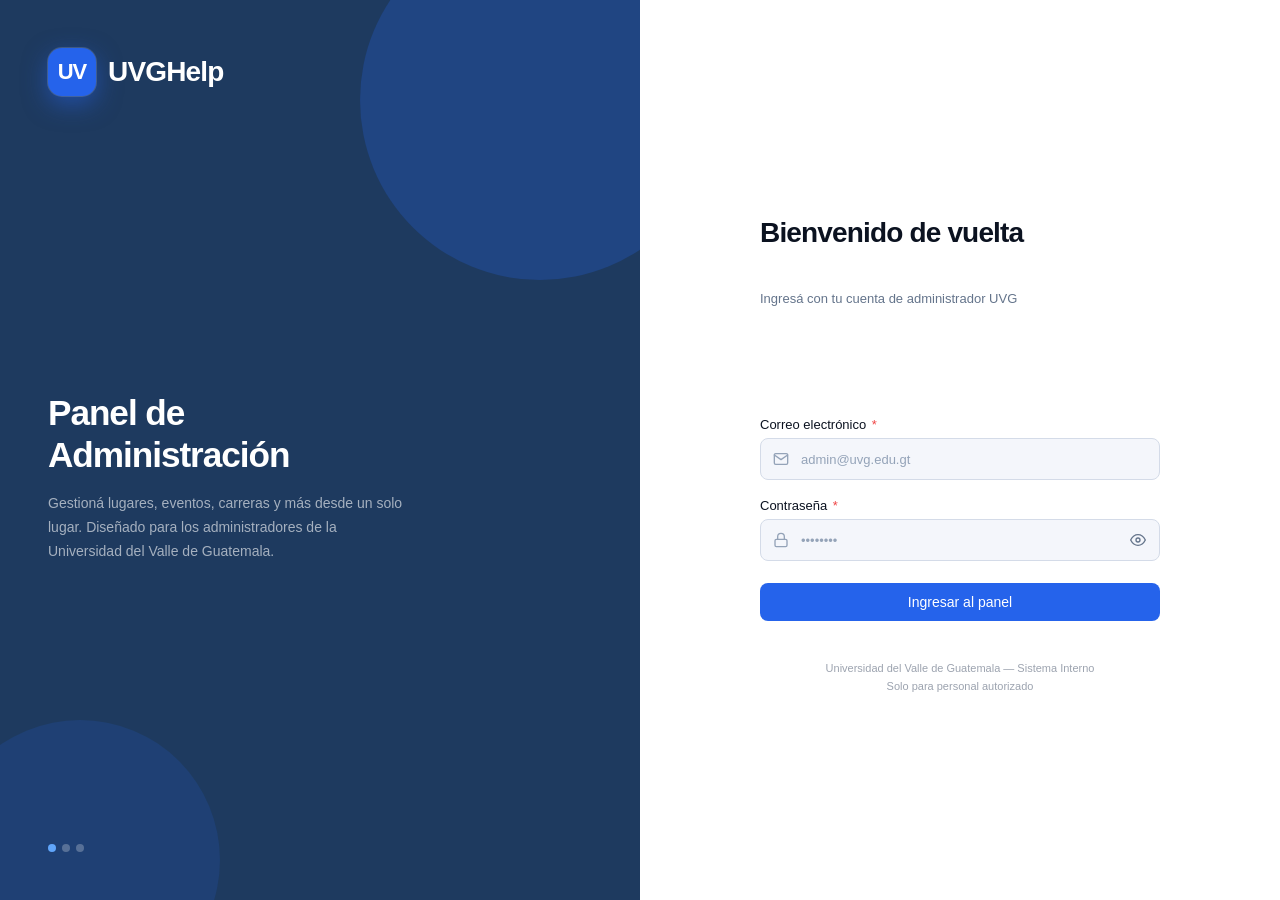
<file: index.html>
<!DOCTYPE html>
<html lang="es">
<head>
  <meta charset="UTF-8">
  <meta name="viewport" content="width=device-width, initial-scale=1.0">
  <title>UVGHelp Admin</title>
</head>
<body>
  <script type="module">
    import { isAuthenticated } from './js/auth.js';
    if (isAuthenticated()) {
      window.location.replace('./pages/dashboard.html');
    } else {
      window.location.replace('./pages/login.html');
    }
  </script>
</body>
</html>
</file>
<file: css/global.css>
@import './variables.css';

/* reset base */
*, *::before, *::after { box-sizing: border-box; }
html, body { height: 100%; margin: 0; padding: 0; }

body {
  font-family: var(--font-sans);
  font-size: var(--text-base);
  background: var(--bg-app);
  color: var(--text-primary);
  -webkit-font-smoothing: antialiased;
  transition: background var(--t-base), color var(--t-base);
}

a { color: inherit; text-decoration: none; }
button { font: inherit; cursor: pointer; border: none; background: none; color: inherit; }
input, select, textarea { font: inherit; }
ul, ol { list-style: none; padding: 0; margin: 0; }
img, svg { display: block; }

/* scrollbar sutil */
::-webkit-scrollbar { width: 10px; height: 10px; }
::-webkit-scrollbar-track { background: transparent; }
::-webkit-scrollbar-thumb {
  background: var(--border-strong);
  border-radius: 10px;
  border: 2px solid var(--bg-app);
}
::-webkit-scrollbar-thumb:hover { background: var(--text-faint); }

/* foco accesible */
:focus-visible { outline: 2px solid var(--accent); outline-offset: 2px; }

.sr-only {
  position: absolute; width: 1px; height: 1px;
  padding: 0; margin: -1px; overflow: hidden;
  clip: rect(0,0,0,0); white-space: nowrap; border: 0;
}

/* layout principal: sidebar fija + área de contenido */
.app {
  display: grid;
  grid-template-columns: 240px 1fr;
  min-height: 100vh;
}
.app-main {
  display: flex;
  flex-direction: column;
  min-width: 0;
  min-height: 100vh;
}

/* header de la app */
.app-header {
  height: 60px;
  display: flex;
  align-items: center;
  justify-content: flex-end;
  padding: 0 28px;
  border-bottom: 1px solid var(--border);
  background: var(--bg-app);
  gap: 18px;
}
.header-actions { display: flex; align-items: center; gap: 14px; }

.icon-btn {
  width: 36px; height: 36px;
  border-radius: 50%;
  display: inline-flex; align-items: center; justify-content: center;
  color: var(--text-secondary);
  transition: all var(--t-fast);
  position: relative;
}
.icon-btn:hover { background: var(--bg-surface-2); color: var(--text-primary); }

/* bloque de usuario en el header */
.user-block {
  display: flex; align-items: center; gap: 10px;
  padding-left: 14px;
  border-left: 1px solid var(--border);
}
.user-text { display: flex; flex-direction: column; align-items: flex-end; line-height: 1.2; }
.user-name { font-size: 13px; font-weight: 600; color: var(--text-primary); }
.user-link { font-size: 11px; color: var(--text-muted); cursor: pointer; }
.user-link:hover { color: var(--accent); }

.avatar {
  width: 38px; height: 38px;
  border-radius: 50%;
  background: linear-gradient(135deg, #3b82f6, #1d4ed8);
  color: white;
  display: inline-flex; align-items: center; justify-content: center;
  font-size: 12px; font-weight: 600;
  flex-shrink: 0;
}

/* área de contenido de cada página */
.page { padding: 28px 36px 36px; flex: 1; overflow-y: auto; }

/* breadcrumb */
.crumb {
  display: flex; align-items: center; gap: 8px;
  font-size: 12px; color: var(--text-muted);
  margin-bottom: 6px;
}
.crumb a:hover { color: var(--text-primary); }
.crumb .current { color: var(--accent); font-weight: 500; }

/* encabezado de página con título y acciones */
.page-head {
  display: flex; align-items: flex-start; justify-content: space-between;
  gap: 16px; margin-bottom: 24px;
}
.page-title { font-size: 26px; font-weight: 700; letter-spacing: -0.02em; margin: 0; }
.page-actions { display: flex; gap: 10px; align-items: center; }

/* botones */
.btn {
  display: inline-flex; align-items: center; gap: 7px;
  height: 38px; padding: 0 14px;
  border-radius: var(--radius-md);
  font-size: 13px; font-weight: 500;
  transition: all var(--t-fast);
  white-space: nowrap;
  border: 1px solid transparent;
}
.btn-secondary {
  background: var(--bg-surface);
  color: var(--text-primary);
  border-color: var(--border-strong);
}
.btn-secondary:hover { background: var(--bg-surface-2); border-color: var(--text-faint); }
.btn-primary { background: var(--primary-btn-bg); color: var(--primary-btn-fg); }
.btn-primary:hover { background: var(--primary-btn-hover); }
.btn-icon-only { width: 36px; padding: 0; justify-content: center; }

/* superficie / tarjeta */
.surface { background: var(--bg-surface); border: 1px solid var(--border); border-radius: var(--radius-lg); }

/* barra de filtros (búsqueda + ordenamiento) */
.filter-bar {
  padding: 14px 18px;
  display: flex; align-items: center; gap: 12px;
  border-bottom: 1px solid var(--border);
}
.search { flex: 1; max-width: 360px; position: relative; }
.search-icon {
  position: absolute; left: 12px; top: 50%;
  transform: translateY(-50%);
  color: var(--text-faint); pointer-events: none;
}
.search input {
  width: 100%; height: 40px;
  padding: 0 14px 0 38px;
  border-radius: var(--radius-md);
  border: 1px solid var(--border);
  background: var(--bg-surface-2);
  color: var(--text-primary); font-size: 13px;
  transition: all var(--t-fast);
}
.search input::placeholder { color: var(--text-faint); }
.search input:focus { outline: none; border-color: var(--accent); box-shadow: 0 0 0 3px var(--accent-soft); }
.filter-bar-right { margin-left: auto; display: flex; gap: 8px; }

/* tabla */
.table-wrap { overflow-x: auto; }
.table { width: 100%; border-collapse: collapse; font-size: 13px; }
.table thead th {
  text-align: left; font-size: 11px; font-weight: 600;
  letter-spacing: 0.06em; text-transform: uppercase;
  color: var(--text-muted); padding: 14px 18px;
  border-bottom: 1px solid var(--border); white-space: nowrap;
}
.table tbody td {
  padding: 18px; border-bottom: 1px solid var(--border);
  color: var(--text-secondary); vertical-align: middle;
}
.table tbody tr:last-child td { border-bottom: none; }
.table tbody tr { transition: background var(--t-fast); }
.table tbody tr:hover { background: var(--row-hover); }
.cell-strong { color: var(--text-primary); font-weight: 600; }
.th-sortable { cursor: pointer; user-select: none; }
.th-sortable:hover { color: var(--text-secondary); }
.th-active { color: var(--accent) !important; }
.th-sort-icon {
  display: inline-flex; align-items: center; justify-content: center;
  width: 16px; height: 16px; margin-left: 4px;
  border-radius: 3px; font-size: 10px; vertical-align: middle;
  background: var(--surface-2, rgba(128,128,128,0.15));
  color: var(--text-faint);
}
.th-active .th-sort-icon { background: var(--accent); color: #fff; }

/* acciones por fila (editar / eliminar) */
.row-actions { display: flex; gap: 4px; justify-content: flex-end; }
.row-action {
  width: 30px; height: 30px; border-radius: 6px;
  display: inline-flex; align-items: center; justify-content: center;
  color: var(--text-muted); transition: all var(--t-fast);
}
.row-action:hover { background: var(--bg-surface-2); color: var(--text-primary); }
.row-action.danger:hover { color: var(--danger); }

/* badges de estado */
.badge {
  display: inline-flex; align-items: center; gap: 5px;
  padding: 4px 9px; border-radius: 6px;
  font-size: 10.5px; font-weight: 600;
  letter-spacing: 0.04em; text-transform: uppercase; line-height: 1;
}
.badge::before { content: ''; width: 6px; height: 6px; border-radius: 50%; background: currentColor; }
.badge-success { background: var(--badge-success-bg); color: var(--badge-success-fg); }
.badge-warning { background: var(--badge-warning-bg); color: var(--badge-warning-fg); }
.badge-danger  { background: var(--badge-danger-bg);  color: var(--badge-danger-fg); }
.badge-info    { background: var(--badge-info-bg);    color: var(--badge-info-fg); }

/* paginación */
.pagination {
  display: flex; align-items: center; justify-content: space-between;
  padding: 14px 18px; font-size: 12px; color: var(--text-muted);
}
.pagination-controls { display: flex; gap: 6px; }
.pg-btn {
  width: 32px; height: 32px; border-radius: 6px;
  border: 1px solid var(--border-strong);
  background: var(--bg-surface); color: var(--text-secondary);
  display: inline-flex; align-items: center; justify-content: center;
  transition: all var(--t-fast);
}
.pg-btn:hover:not(:disabled) { background: var(--accent); border-color: var(--accent); color: white; }
.pg-btn:disabled { opacity: 0.4; cursor: not-allowed; }
.pg-btn.active { background: var(--accent); border-color: var(--accent); color: white; }

/* toast notifications */
.toast-stack {
  position: fixed; bottom: 24px; right: 24px;
  display: flex; flex-direction: column; gap: 10px;
  z-index: var(--z-toast);
}
.toast {
  min-width: 280px; max-width: 380px;
  padding: 12px 14px;
  background: var(--bg-elevated);
  border: 1px solid var(--border-strong);
  border-radius: var(--radius-md);
  display: flex; align-items: flex-start; gap: 10px;
  box-shadow: var(--shadow-lg);
  animation: slideIn 0.25s ease;
}
.toast.toast-success { border-left: 3px solid var(--success); }
.toast.toast-error   { border-left: 3px solid var(--danger); }
.toast.toast-info    { border-left: 3px solid var(--info); }
.toast-icon { flex-shrink: 0; margin-top: 2px; }
.toast-success .toast-icon { color: var(--success); }
.toast-error .toast-icon   { color: var(--danger); }
.toast-info .toast-icon    { color: var(--info); }
.toast-body { flex: 1; min-width: 0; }
.toast-title { font-weight: 600; font-size: 13px; color: var(--text-primary); margin-bottom: 2px; }
.toast-msg { font-size: 12px; color: var(--text-secondary); }
.toast-close { color: var(--text-muted); padding: 2px; }
.toast-close:hover { color: var(--text-primary); }

@keyframes slideIn {
  from { transform: translateX(100%); opacity: 0; }
  to   { transform: translateX(0); opacity: 1; }
}

/* campos de formulario */
.field { display: flex; flex-direction: column; gap: 6px; }
.field-label { font-size: var(--text-sm); font-weight: var(--weight-medium); color: var(--text-primary); }
.field-label .required { color: var(--danger); margin-left: 2px; }
.field-input-wrap { position: relative; }
.field-input {
  width: 100%; height: 42px;
  padding: 0 14px;
  border-radius: var(--radius-md);
  border: 1px solid var(--border-strong);
  background: var(--bg-surface-2);
  color: var(--text-primary); font-size: var(--text-sm);
  transition: all var(--t-fast);
}
.field-input:focus { outline: none; border-color: var(--accent); box-shadow: 0 0 0 3px var(--accent-soft); }
.field-input::placeholder { color: var(--text-faint); }
.has-icon-left .field-input  { padding-left: 40px; }
.has-icon-right .field-input { padding-right: 40px; }

.field-icon {
  position: absolute; left: 13px; top: 50%;
  transform: translateY(-50%);
  color: var(--text-faint); pointer-events: none;
  display: flex; align-items: center;
}
.field-icon-right {
  position: absolute; right: 10px; top: 50%;
  transform: translateY(-50%);
  color: var(--text-muted); padding: 4px;
  display: flex; align-items: center;
  border-radius: var(--radius-sm);
  transition: color var(--t-fast);
}
.field-icon-right:hover { color: var(--text-primary); }

.field-error {
  display: flex; align-items: center; gap: 5px;
  font-size: var(--text-xs); color: var(--danger);
}
.field.is-error .field-input { border-color: var(--danger); }

/* select con flecha personalizada */
select.field-input {
  appearance: none;
  background-image: url("data:image/svg+xml,%3Csvg xmlns='http://www.w3.org/2000/svg' width='12' height='12' viewBox='0 0 24 24' fill='none' stroke='%236b7790' stroke-width='2.5' stroke-linecap='round' stroke-linejoin='round'%3E%3Cpolyline points='6 9 12 15 18 9'/%3E%3C/svg%3E");
  background-repeat: no-repeat;
  background-position: right 12px center;
  padding-right: 36px;
  cursor: pointer;
}
select.field-input option { background: var(--bg-surface); color: var(--text-primary); }

/* estado loading en botón */
.btn.loading {
  position: relative;
  color: transparent;
  pointer-events: none;
}
.btn.loading::after {
  content: '';
  position: absolute;
  width: 16px; height: 16px;
  border: 2px solid rgba(255,255,255,0.3);
  border-top-color: white;
  border-radius: 50%;
  animation: spin 0.7s linear infinite;
}
@keyframes spin { to { transform: rotate(360deg); } }
</file>
<file: css/layout.css>
@import './variables.css';

/* grid principal: sidebar fija + contenido */
.app {
  display: grid;
  grid-template-columns: 240px 1fr;
  min-height: 100vh;
}

.app-main {
  display: flex;
  flex-direction: column;
  min-width: 0;
  overflow: hidden;
}

.page {
  padding: 28px 36px 36px;
  flex: 1;
  overflow-y: auto;
}
</file>
<file: css/components/sidebar.css>
.sidebar {
  background: var(--bg-sidebar);
  border-right: 1px solid var(--border);
  display: flex;
  flex-direction: column;
  padding: 18px 14px;
  position: sticky;
  top: 0;
  height: 100vh;
  overflow-y: auto;
  transition: background var(--t-base), border-color var(--t-base);
}

/* logo y nombre del sistema */
.sidebar-brand {
  display: flex;
  align-items: center;
  gap: 10px;
  padding: 4px 8px 22px;
  text-decoration: none;
}
.sidebar-brand-icon {
  width: 32px;
  height: 32px;
  border-radius: 8px;
  background: var(--accent);
  display: inline-flex;
  align-items: center;
  justify-content: center;
  color: white;
  flex-shrink: 0;
}
.sidebar-brand-text {
  font-size: 16px;
  font-weight: 600;
  color: var(--text-primary);
}
.sidebar-brand-text .accent {
  color: var(--accent);
  font-weight: 700;
}

/* nav items */
.sidebar-nav {
  flex: 1;
  display: flex;
  flex-direction: column;
  gap: 2px;
}

.sidebar-divider {
  height: 1px;
  background: var(--border);
  margin: 14px 8px;
  border: none;
}

.nav-item {
  display: flex;
  align-items: center;
  gap: 12px;
  height: 38px;
  padding: 0 12px;
  border-radius: var(--radius-md);
  color: var(--sidebar-item);
  font-size: 13.5px;
  font-weight: 500;
  text-decoration: none;
  transition: all var(--t-fast);
}
.nav-item:hover {
  color: var(--sidebar-item-hover);
  background: var(--bg-surface-2);
}
.nav-item.active {
  background: var(--sidebar-item-active-bg);
  color: var(--sidebar-item-active-fg);
}
.nav-icon {
  flex-shrink: 0;
  display: inline-flex;
  align-items: center;
  color: currentColor;
}

/* botón de nuevo registro al fondo */
.sidebar-footer {
  padding-top: 14px;
  margin-top: 8px;
  border-top: 1px solid var(--border);
}
.btn-cta-footer {
  background: var(--footer-cta-bg);
  color: var(--footer-cta-fg);
  width: 100%;
  height: 42px;
  display: inline-flex;
  align-items: center;
  justify-content: center;
  gap: 7px;
  border-radius: var(--radius-md);
  font-size: 13px;
  font-weight: 600;
  border: none;
  cursor: pointer;
  text-decoration: none;
  transition: opacity var(--t-fast);
}
.btn-cta-footer:hover { opacity: 0.9; }
</file>
<file: css/components/header.css>
.app-header {
  height: 60px;
  display: flex;
  align-items: center;
  justify-content: flex-end;
  padding: 0 28px;
  border-bottom: 1px solid var(--border);
  background: var(--bg-app);
  gap: 18px;
  flex-shrink: 0;
}

.header-actions {
  display: flex;
  align-items: center;
  gap: 14px;
}

/* botón de ícono circular (theme toggle, notificaciones) */
.icon-btn {
  width: 36px;
  height: 36px;
  border-radius: 50%;
  display: inline-flex;
  align-items: center;
  justify-content: center;
  color: var(--text-secondary);
  transition: all var(--t-fast);
  cursor: pointer;
}
.icon-btn:hover {
  background: var(--bg-surface-2);
  color: var(--text-primary);
}

/* bloque de usuario con nombre y logout */
.user-block {
  display: flex;
  align-items: center;
  gap: 10px;
  padding-left: 14px;
  border-left: 1px solid var(--border);
}
.user-text {
  display: flex;
  flex-direction: column;
  align-items: flex-end;
  line-height: 1.2;
}
.user-name  { font-size: 13px; font-weight: 600; color: var(--text-primary); }
.user-role  { font-size: 11px; color: var(--text-muted); }
.user-logout {
  font-size: 11px;
  color: var(--text-muted);
  cursor: pointer;
  background: none;
  border: none;
  padding: 0;
  transition: color var(--t-fast);
}
.user-logout:hover { color: var(--danger); }

/* avatar con iniciales */
.avatar {
  width: 38px;
  height: 38px;
  border-radius: 50%;
  background: linear-gradient(135deg, #3b82f6, #1d4ed8);
  color: white;
  display: inline-flex;
  align-items: center;
  justify-content: center;
  font-size: 12px;
  font-weight: 600;
  flex-shrink: 0;
  user-select: none;
}
</file>
<file: css/components/modal.css>
.modal { display: none; }
.modal.is-open { display: block; }

/* backdrop semitransparente */
.modal-backdrop {
  position: fixed;
  inset: 0;
  background: rgba(0, 0, 0, 0.6);
  display: flex;
  align-items: center;
  justify-content: center;
  z-index: var(--z-modal);
  padding: 16px;
  animation: fadeIn 0.15s ease;
}

.modal-box {
  background: var(--bg-surface);
  border: 1px solid var(--border-strong);
  border-radius: var(--radius-xl);
  width: 100%;
  max-width: 560px;
  max-height: 90vh;
  display: flex;
  flex-direction: column;
  box-shadow: var(--shadow-lg);
  animation: slideUp 0.2s ease;
}

/* variante pequeña para confirmaciones */
.modal-box--sm { max-width: 400px; }

.modal-header {
  display: flex;
  align-items: center;
  justify-content: space-between;
  padding: 20px 24px 16px;
  border-bottom: 1px solid var(--border);
  flex-shrink: 0;
}
.modal-title { font-size: var(--text-lg); font-weight: var(--weight-semibold); color: var(--text-primary); }

.modal-body {
  padding: 24px;
  overflow-y: auto;
  flex: 1;
  display: flex;
  flex-direction: column;
  gap: 16px;
}

.modal-footer {
  padding: 16px 24px;
  border-top: 1px solid var(--border);
  display: flex;
  justify-content: flex-end;
  gap: 10px;
  flex-shrink: 0;
}

/* texto del dialog de confirmación */
.confirm-message { font-size: var(--text-base); color: var(--text-secondary); margin: 0; }

/* botón destructivo */
.btn-danger {
  background: var(--danger);
  color: white;
  border-color: var(--danger);
}
.btn-danger:hover { background: #dc2626; }

@keyframes fadeIn  { from { opacity: 0; } to { opacity: 1; } }
@keyframes slideUp { from { transform: translateY(12px); opacity: 0; } to { transform: translateY(0); opacity: 1; } }
</file>
<file: css/pages/dashboard.css>
/* grid de tarjetas de estadísticas */
.stats-grid {
  display: grid;
  grid-template-columns: repeat(auto-fill, minmax(200px, 1fr));
  gap: 16px;
  margin-bottom: 32px;
}

.stat-card {
  background: var(--bg-surface);
  border: 1px solid var(--border);
  border-radius: var(--radius-lg);
  padding: 20px;
  display: flex;
  align-items: center;
  gap: 16px;
  transition: border-color var(--t-fast);
}
.stat-card:hover { border-color: var(--border-strong); }

.stat-icon {
  width: 44px;
  height: 44px;
  border-radius: 10px;
  display: inline-flex;
  align-items: center;
  justify-content: center;
  flex-shrink: 0;
}
.stat-icon.blue   { background: var(--badge-info-bg);    color: var(--badge-info-fg); }
.stat-icon.green  { background: var(--badge-success-bg); color: var(--badge-success-fg); }
.stat-icon.orange { background: var(--badge-warning-bg); color: var(--badge-warning-fg); }
.stat-icon.red    { background: var(--badge-danger-bg);  color: var(--badge-danger-fg); }

.stat-info { min-width: 0; }
.stat-label {
  font-size: 11px;
  font-weight: 600;
  letter-spacing: 0.07em;
  text-transform: uppercase;
  color: var(--text-muted);
  margin-bottom: 4px;
}
.stat-value {
  font-size: 26px;
  font-weight: 700;
  color: var(--text-primary);
  letter-spacing: -0.02em;
  line-height: 1;
}

/* accesos rápidos */
.quick-links {
  display: grid;
  grid-template-columns: repeat(auto-fill, minmax(160px, 1fr));
  gap: 12px;
}
.quick-link {
  background: var(--bg-surface);
  border: 1px solid var(--border);
  border-radius: var(--radius-lg);
  padding: 16px;
  display: flex;
  flex-direction: column;
  align-items: flex-start;
  gap: 10px;
  text-decoration: none;
  transition: all var(--t-fast);
}
.quick-link:hover {
  border-color: var(--accent);
  background: var(--bg-surface-2);
}
.quick-link-icon {
  width: 36px;
  height: 36px;
  border-radius: 8px;
  background: var(--accent-soft);
  color: var(--accent);
  display: inline-flex;
  align-items: center;
  justify-content: center;
}
.quick-link-label {
  font-size: 13px;
  font-weight: 500;
  color: var(--text-primary);
}
</file>
<file: css/components/cards.css>
.cards-grid {
  display: grid;
  grid-template-columns: repeat(auto-fill, minmax(280px, 1fr));
  gap: 18px;
  padding: 22px;
}

.card {
  background: var(--bg-surface);
  border: 1px solid var(--border);
  border-radius: var(--radius-lg);
  overflow: hidden;
  display: flex;
  flex-direction: column;
  transition: transform var(--t-base), box-shadow var(--t-base), border-color var(--t-base);
}
.card:hover {
  transform: translateY(-2px);
  border-color: var(--border-strong);
  box-shadow: var(--shadow-md);
}

.card-media {
  aspect-ratio: 16 / 10;
  background: var(--bg-surface-2);
  position: relative;
  overflow: hidden;
}
.card-media img {
  width: 100%; height: 100%;
  object-fit: cover;
  display: block;
}
.card-media-placeholder {
  width: 100%; height: 100%;
  display: flex; align-items: center; justify-content: center;
  color: var(--text-faint);
  background: linear-gradient(135deg, var(--bg-surface-2), var(--bg-elevated));
}

.card-badge-floating {
  position: absolute;
  top: 12px; right: 12px;
  backdrop-filter: blur(8px);
  background: rgba(0, 0, 0, 0.45);
  color: white;
  padding: 4px 9px;
  border-radius: 6px;
  font-size: 10.5px;
  font-weight: 600;
  letter-spacing: 0.04em;
  text-transform: uppercase;
}
[data-theme="light"] .card-badge-floating {
  background: rgba(11, 18, 32, 0.78);
}

.card-body {
  padding: 16px 18px 18px;
  display: flex;
  flex-direction: column;
  gap: 8px;
  flex: 1;
}
.card-meta {
  display: flex; align-items: center; gap: 8px;
  font-size: 11px;
  font-weight: 600;
  letter-spacing: 0.06em;
  text-transform: uppercase;
  color: var(--accent);
}
.card-title {
  font-size: 16px;
  font-weight: 600;
  letter-spacing: -0.01em;
  color: var(--text-primary);
  margin: 0;
  line-height: 1.3;
}
.card-desc {
  font-size: 13px;
  color: var(--text-secondary);
  line-height: 1.55;
  margin: 0;
  display: -webkit-box;
  -webkit-line-clamp: 2;
  -webkit-box-orient: vertical;
  overflow: hidden;
}
.card-footer {
  margin-top: auto;
  padding-top: 12px;
  border-top: 1px solid var(--border);
  display: flex; align-items: center; justify-content: space-between;
  gap: 8px;
}
.card-footer-meta {
  font-size: 12px;
  color: var(--text-muted);
}
.card-actions { display: flex; gap: 4px; }
</file>
<file: css/pages/login.css>
/* layout de dos paneles */
.login-page {
  min-height: 100vh;
  display: grid;
  grid-template-columns: 1fr 1fr;
}

/* panel izquierdo: branding */
.login-brand {
  background: var(--color-primary-800);
  display: flex;
  flex-direction: column;
  align-items: flex-start;
  justify-content: space-between;
  padding: 48px;
  position: relative;
  overflow: hidden;
}

/* círculos decorativos de fondo */
.login-brand::before {
  content: '';
  position: absolute;
  top: -80px; right: -80px;
  width: 360px; height: 360px;
  border-radius: 50%;
  background: rgba(37, 99, 235, 0.25);
  pointer-events: none;
}
.login-brand::after {
  content: '';
  position: absolute;
  bottom: -100px; left: -60px;
  width: 280px; height: 280px;
  border-radius: 50%;
  background: rgba(37, 99, 235, 0.15);
  pointer-events: none;
}

.login-brand-logo {
  display: flex; align-items: center; gap: 12px;
  position: relative; z-index: 1;
}
.login-brand-icon {
  width: 48px; height: 48px;
  background: var(--color-primary-500);
  border-radius: 14px;
  display: flex; align-items: center; justify-content: center;
  font-size: 22px; font-weight: var(--weight-bold);
  color: white; font-family: var(--font-sans);
  box-shadow: 0 0 0 1px rgba(255,255,255,0.15), 0 8px 24px rgba(37,99,235,0.5);
  letter-spacing: -1px;
}
.login-brand-name { font-size: var(--text-2xl); font-weight: var(--weight-bold); color: white; letter-spacing: -0.03em; }

.login-brand-content { position: relative; z-index: 1; }
.login-brand-headline {
  font-size: 2.2rem; font-weight: var(--weight-bold);
  color: white; letter-spacing: -0.03em;
  line-height: 1.2; margin-bottom: 16px;
}
.login-brand-sub { font-size: var(--text-base); color: rgba(255,255,255,0.6); line-height: 1.7; max-width: 360px; }

.login-brand-dots { display: flex; gap: 6px; position: relative; z-index: 1; }
.login-brand-dots span { width: 8px; height: 8px; border-radius: 50%; background: rgba(255,255,255,0.25); }
.login-brand-dots span:first-child { background: var(--color-primary-400); }

/* panel derecho: formulario — siempre fondo blanco, forzar colores claros */
.login-form-panel {
  display: flex; align-items: center; justify-content: center;
  padding: 40px;
  background: white;
  /* sobrescribir variables del tema oscuro para que el texto sea visible sobre blanco */
  --text-primary:   #0b1220;
  --text-secondary: #475569;
  --text-muted:     #64748b;
  --text-faint:     #94a3b8;
  --bg-surface-2:   #f4f6fb;
  --border-strong:  #d4dbe8;
  --border:         #e6ebf3;
}

.login-form-card {
  width: 100%; max-width: 400px;
  display: flex; flex-direction: column; gap: 28px;
}

.login-form-header { display: flex; flex-direction: column; gap: 6px; }
.login-form-title { font-size: var(--text-2xl); font-weight: var(--weight-bold); color: #0b1220; letter-spacing: -0.03em; }
.login-form-subtitle { font-size: var(--text-sm); color: #64748b; }

.login-form-body { display: flex; flex-direction: column; gap: 18px; }

.login-submit { width: 100%; padding: 12px; font-size: var(--text-base); justify-content: center; margin-top: 4px; }

/* banner de error */
.login-error {
  display: flex; align-items: center; gap: 10px;
  padding: 12px 14px;
  background: #fee2e2;
  border: 1px solid rgba(220, 38, 38, 0.2);
  border-radius: var(--radius-md);
  font-size: var(--text-sm); color: #b91c1c;
  opacity: 0; transition: opacity var(--t-base);
  pointer-events: none;
}
.login-error.visible { opacity: 1; pointer-events: all; }

.login-footer { font-size: var(--text-xs); color: #9ca3af; text-align: center; line-height: 1.6; }

/* en móvil solo muestra el formulario */
@media (max-width: 768px) {
  .login-page { grid-template-columns: 1fr; }
  .login-brand { display: none; }
  .login-form-panel { padding: 24px; }
}
</file>
